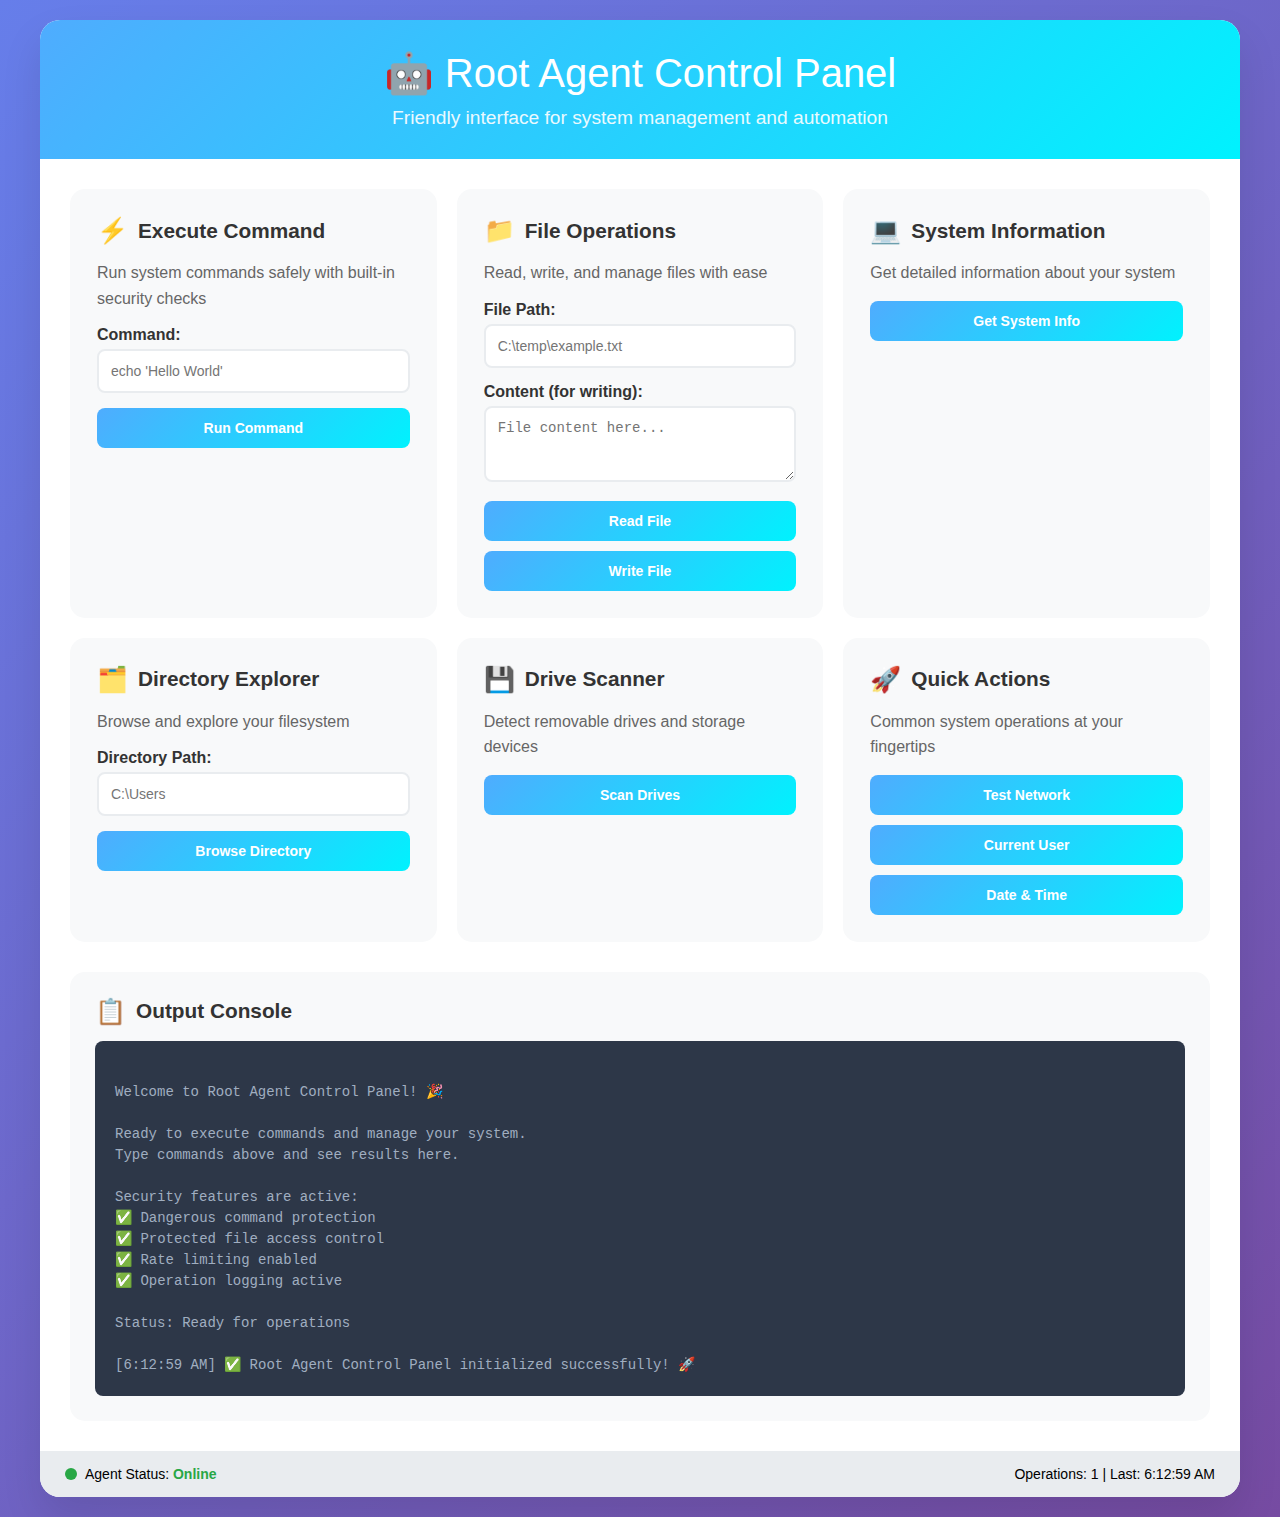
<file: root_agent/web_ui/index.html>
<!DOCTYPE html>
<html lang="en">
<head>
    <meta charset="UTF-8">
    <meta name="viewport" content="width=device-width, initial-scale=1.0">
    <title>🤖 Root Agent Control Panel</title>
    <style>
        * {
            margin: 0;
            padding: 0;
            box-sizing: border-box;
        }

        body {
            font-family: 'Segoe UI', Tahoma, Geneva, Verdana, sans-serif;
            background: linear-gradient(135deg, #667eea 0%, #764ba2 100%);
            min-height: 100vh;
            padding: 20px;
        }

        .container {
            max-width: 1200px;
            margin: 0 auto;
            background: white;
            border-radius: 20px;
            box-shadow: 0 20px 40px rgba(0,0,0,0.1);
            overflow: hidden;
        }

        .header {
            background: linear-gradient(135deg, #4facfe 0%, #00f2fe 100%);
            color: white;
            padding: 30px;
            text-align: center;
        }

        .header h1 {
            font-size: 2.5em;
            margin-bottom: 10px;
            font-weight: 300;
        }

        .header p {
            font-size: 1.2em;
            opacity: 0.9;
        }

        .main-content {
            padding: 30px;
        }

        .function-grid {
            display: grid;
            grid-template-columns: repeat(auto-fit, minmax(300px, 1fr));
            gap: 20px;
            margin-bottom: 30px;
        }

        .function-card {
            background: #f8f9fa;
            border-radius: 15px;
            padding: 25px;
            border: 2px solid transparent;
            transition: all 0.3s ease;
            cursor: pointer;
        }

        .function-card:hover {
            border-color: #4facfe;
            transform: translateY(-5px);
            box-shadow: 0 10px 25px rgba(0,0,0,0.1);
        }

        .function-card h3 {
            color: #333;
            margin-bottom: 15px;
            font-size: 1.3em;
            display: flex;
            align-items: center;
            gap: 10px;
        }

        .function-card p {
            color: #666;
            margin-bottom: 15px;
            line-height: 1.6;
        }

        .input-group {
            margin-bottom: 15px;
        }

        .input-group label {
            display: block;
            margin-bottom: 5px;
            font-weight: 600;
            color: #333;
        }

        .input-group input, .input-group textarea {
            width: 100%;
            padding: 12px;
            border: 2px solid #e9ecef;
            border-radius: 8px;
            font-size: 14px;
            transition: border-color 0.3s ease;
        }

        .input-group input:focus, .input-group textarea:focus {
            outline: none;
            border-color: #4facfe;
        }

        .btn {
            background: linear-gradient(135deg, #4facfe 0%, #00f2fe 100%);
            color: white;
            border: none;
            padding: 12px 24px;
            border-radius: 8px;
            cursor: pointer;
            font-size: 14px;
            font-weight: 600;
            transition: all 0.3s ease;
            width: 100%;
        }

        .btn:hover {
            transform: translateY(-2px);
            box-shadow: 0 5px 15px rgba(79, 172, 254, 0.4);
        }

        .btn:active {
            transform: translateY(0);
        }

        .output-section {
            background: #f8f9fa;
            border-radius: 15px;
            padding: 25px;
            margin-top: 30px;
        }

        .output-section h3 {
            color: #333;
            margin-bottom: 15px;
            font-size: 1.3em;
            display: flex;
            align-items: center;
            gap: 10px;
        }

        .output-display {
            background: #2d3748;
            color: #a0aec0;
            padding: 20px;
            border-radius: 8px;
            font-family: 'Courier New', monospace;
            min-height: 200px;
            max-height: 400px;
            overflow-y: auto;
            white-space: pre-wrap;
            font-size: 14px;
            line-height: 1.5;
        }

        .status-bar {
            background: #e9ecef;
            padding: 15px 25px;
            display: flex;
            justify-content: space-between;
            align-items: center;
            font-size: 14px;
        }

        .status-indicator {
            display: flex;
            align-items: center;
            gap: 8px;
        }

        .status-dot {
            width: 12px;
            height: 12px;
            border-radius: 50%;
            background: #28a745;
            animation: pulse 2s infinite;
        }

        @keyframes pulse {
            0% { opacity: 1; }
            50% { opacity: 0.5; }
            100% { opacity: 1; }
        }

        .loading {
            opacity: 0.6;
            pointer-events: none;
        }

        .success {
            color: #28a745;
            font-weight: 600;
        }

        .error {
            color: #dc3545;
            font-weight: 600;
        }

        .emoji {
            font-size: 1.2em;
        }
    </style>
</head>
<body>
    <div class="container">
        <div class="header">
            <h1>🤖 Root Agent Control Panel</h1>
            <p>Friendly interface for system management and automation</p>
        </div>

        <div class="main-content">
            <div class="function-grid">
                <!-- Command Execution -->
                <div class="function-card" id="cmd-card">
                    <h3><span class="emoji">⚡</span> Execute Command</h3>
                    <p>Run system commands safely with built-in security checks</p>
                    <div class="input-group">
                        <label for="command-input">Command:</label>
                        <input type="text" id="command-input" placeholder="echo 'Hello World'" />
                    </div>
                    <button class="btn" onclick="executeCommand()">Run Command</button>
                </div>

                <!-- File Operations -->
                <div class="function-card" id="file-card">
                    <h3><span class="emoji">📁</span> File Operations</h3>
                    <p>Read, write, and manage files with ease</p>
                    <div class="input-group">
                        <label for="file-path">File Path:</label>
                        <input type="text" id="file-path" placeholder="C:\temp\example.txt" />
                    </div>
                    <div class="input-group">
                        <label for="file-content">Content (for writing):</label>
                        <textarea id="file-content" rows="3" placeholder="File content here..."></textarea>
                    </div>
                    <button class="btn" onclick="readFile()">Read File</button>
                    <button class="btn" onclick="writeFile()" style="margin-top: 10px;">Write File</button>
                </div>

                <!-- System Info -->
                <div class="function-card" id="system-card">
                    <h3><span class="emoji">💻</span> System Information</h3>
                    <p>Get detailed information about your system</p>
                    <button class="btn" onclick="getSystemInfo()">Get System Info</button>
                </div>

                <!-- Directory Listing -->
                <div class="function-card" id="dir-card">
                    <h3><span class="emoji">🗂️</span> Directory Explorer</h3>
                    <p>Browse and explore your filesystem</p>
                    <div class="input-group">
                        <label for="dir-path">Directory Path:</label>
                        <input type="text" id="dir-path" placeholder="C:\Users" />
                    </div>
                    <button class="btn" onclick="listDirectory()">Browse Directory</button>
                </div>

                <!-- Drive Detection -->
                <div class="function-card" id="drive-card">
                    <h3><span class="emoji">💾</span> Drive Scanner</h3>
                    <p>Detect removable drives and storage devices</p>
                    <button class="btn" onclick="detectDrives()">Scan Drives</button>
                </div>

                <!-- Quick Actions -->
                <div class="function-card" id="quick-card">
                    <h3><span class="emoji">🚀</span> Quick Actions</h3>
                    <p>Common system operations at your fingertips</p>
                    <button class="btn" onclick="quickAction('ping google.com')">Test Network</button>
                    <button class="btn" onclick="quickAction('whoami')" style="margin-top: 10px;">Current User</button>
                    <button class="btn" onclick="quickAction('date /t & time /t')" style="margin-top: 10px;">Date & Time</button>
                </div>
            </div>

            <div class="output-section">
                <h3><span class="emoji">📋</span> Output Console</h3>
                <div class="output-display" id="output">
Welcome to Root Agent Control Panel! 🎉

Ready to execute commands and manage your system.
Type commands above and see results here.

Security features are active:
✅ Dangerous command protection
✅ Protected file access control
✅ Rate limiting enabled
✅ Operation logging active

Status: Ready for operations
                </div>
            </div>
        </div>

        <div class="status-bar">
            <div class="status-indicator">
                <div class="status-dot"></div>
                <span>Agent Status: <span class="success">Online</span></span>
            </div>
            <div>
                <span>Operations: <span id="op-count">0</span> | Last: <span id="last-op">None</span></span>
            </div>
        </div>
    </div>

    <script>
        let operationCount = 0;

        function updateOutput(text, type = 'info') {
            const output = document.getElementById('output');
            const timestamp = new Date().toLocaleTimeString();
            const prefix = type === 'error' ? '❌' : type === 'success' ? '✅' : 'ℹ️';
            
            output.textContent += `\n[${timestamp}] ${prefix} ${text}`;
            output.scrollTop = output.scrollHeight;
            
            operationCount++;
            document.getElementById('op-count').textContent = operationCount;
            document.getElementById('last-op').textContent = timestamp;
        }

        function setLoading(cardId, loading) {
            const card = document.getElementById(cardId);
            if (loading) {
                card.classList.add('loading');
            } else {
                card.classList.remove('loading');
            }
        }

        async function makeRequest(endpoint, data) {
            try {
                const response = await fetch(`/api/${endpoint}`, {
                    method: 'POST',
                    headers: {
                        'Content-Type': 'application/json',
                    },
                    body: JSON.stringify(data)
                });
                
                const result = await response.json();
                return result;
            } catch (error) {
                throw new Error(`Network error: ${error.message}`);
            }
        }

        async function executeCommand() {
            const command = document.getElementById('command-input').value.trim();
            if (!command) {
                updateOutput('Please enter a command', 'error');
                return;
            }

            setLoading('cmd-card', true);
            updateOutput(`Executing: ${command}`);

            try {
                const result = await makeRequest('command', { command });
                if (result.success) {
                    updateOutput(`Result: ${result.output}`, 'success');
                } else {
                    updateOutput(`Error: ${result.error}`, 'error');
                }
            } catch (error) {
                updateOutput(`Failed: ${error.message}`, 'error');
            } finally {
                setLoading('cmd-card', false);
            }
        }

        async function readFile() {
            const filePath = document.getElementById('file-path').value.trim();
            if (!filePath) {
                updateOutput('Please enter a file path', 'error');
                return;
            }

            setLoading('file-card', true);
            updateOutput(`Reading file: ${filePath}`);

            try {
                const result = await makeRequest('read_file', { path: filePath });
                if (result.success) {
                    updateOutput(`File content:\n${result.content}`, 'success');
                } else {
                    updateOutput(`Error: ${result.error}`, 'error');
                }
            } catch (error) {
                updateOutput(`Failed: ${error.message}`, 'error');
            } finally {
                setLoading('file-card', false);
            }
        }

        async function writeFile() {
            const filePath = document.getElementById('file-path').value.trim();
            const content = document.getElementById('file-content').value;
            
            if (!filePath) {
                updateOutput('Please enter a file path', 'error');
                return;
            }

            setLoading('file-card', true);
            updateOutput(`Writing to file: ${filePath}`);

            try {
                const result = await makeRequest('write_file', { path: filePath, content });
                if (result.success) {
                    updateOutput(`File written successfully`, 'success');
                } else {
                    updateOutput(`Error: ${result.error}`, 'error');
                }
            } catch (error) {
                updateOutput(`Failed: ${error.message}`, 'error');
            } finally {
                setLoading('file-card', false);
            }
        }

        async function getSystemInfo() {
            setLoading('system-card', true);
            updateOutput('Gathering system information...');

            try {
                const result = await makeRequest('system_info', {});
                if (result.success) {
                    const info = JSON.stringify(result.data, null, 2);
                    updateOutput(`System Info:\n${info}`, 'success');
                } else {
                    updateOutput(`Error: ${result.error}`, 'error');
                }
            } catch (error) {
                updateOutput(`Failed: ${error.message}`, 'error');
            } finally {
                setLoading('system-card', false);
            }
        }

        async function listDirectory() {
            const dirPath = document.getElementById('dir-path').value.trim();
            if (!dirPath) {
                updateOutput('Please enter a directory path', 'error');
                return;
            }

            setLoading('dir-card', true);
            updateOutput(`Listing directory: ${dirPath}`);

            try {
                const result = await makeRequest('list_directory', { path: dirPath });
                if (result.success) {
                    const listing = JSON.stringify(result.data, null, 2);
                    updateOutput(`Directory contents:\n${listing}`, 'success');
                } else {
                    updateOutput(`Error: ${result.error}`, 'error');
                }
            } catch (error) {
                updateOutput(`Failed: ${error.message}`, 'error');
            } finally {
                setLoading('dir-card', false);
            }
        }

        async function detectDrives() {
            setLoading('drive-card', true);
            updateOutput('Scanning for removable drives...');

            try {
                const result = await makeRequest('detect_drives', {});
                if (result.success) {
                    const drives = result.data.map(d => `${d.device} (${d.fstype})`).join('\n');
                    updateOutput(`Found drives:\n${drives}`, 'success');
                } else {
                    updateOutput(`Error: ${result.error}`, 'error');
                }
            } catch (error) {
                updateOutput(`Failed: ${error.message}`, 'error');
            } finally {
                setLoading('drive-card', false);
            }
        }

        async function quickAction(command) {
            setLoading('quick-card', true);
            updateOutput(`Quick action: ${command}`);

            try {
                const result = await makeRequest('command', { command });
                if (result.success) {
                    updateOutput(`Result: ${result.output}`, 'success');
                } else {
                    updateOutput(`Error: ${result.error}`, 'error');
                }
            } catch (error) {
                updateOutput(`Failed: ${error.message}`, 'error');
            } finally {
                setLoading('quick-card', false);
            }
        }

        // Allow Enter key to execute command
        document.getElementById('command-input').addEventListener('keypress', function(e) {
            if (e.key === 'Enter') {
                executeCommand();
            }
        });

        // Welcome message
        updateOutput('Root Agent Control Panel initialized successfully! 🚀', 'success');
    </script>
</body>
</html>
</file>
